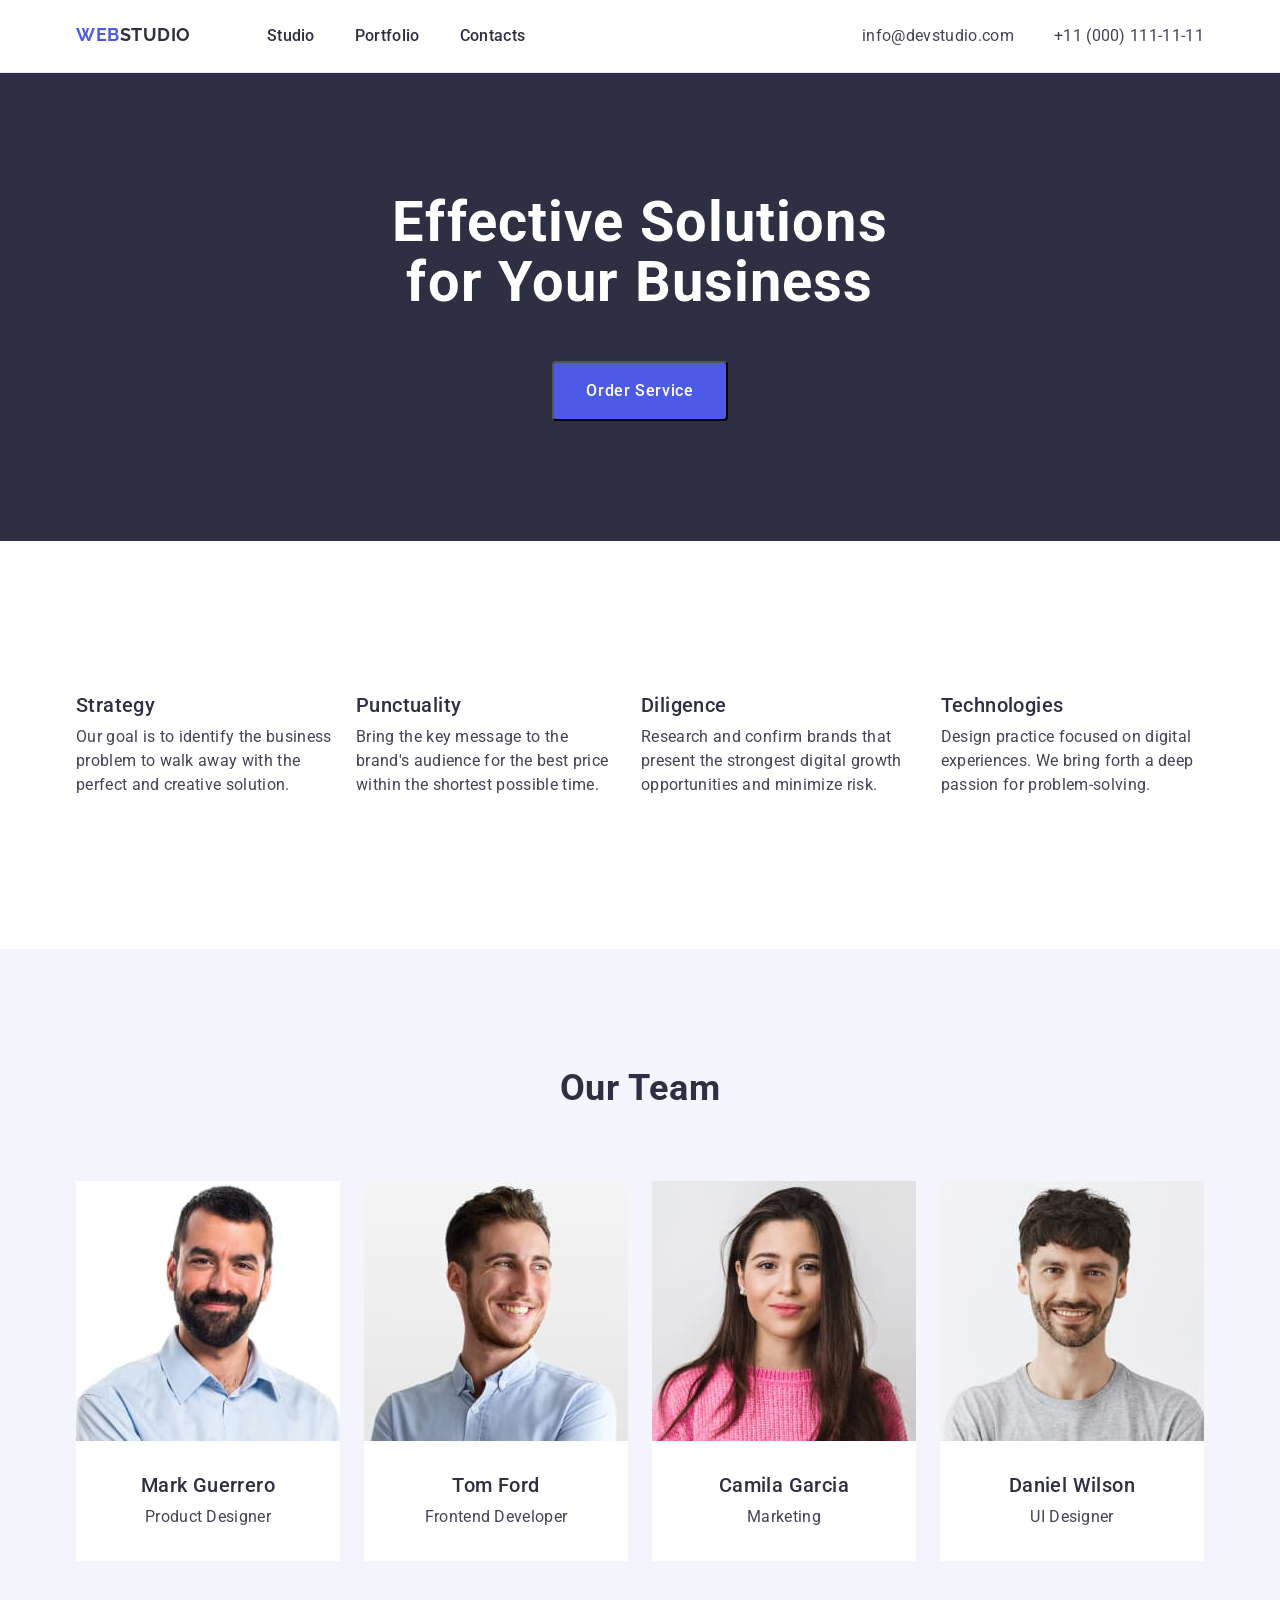
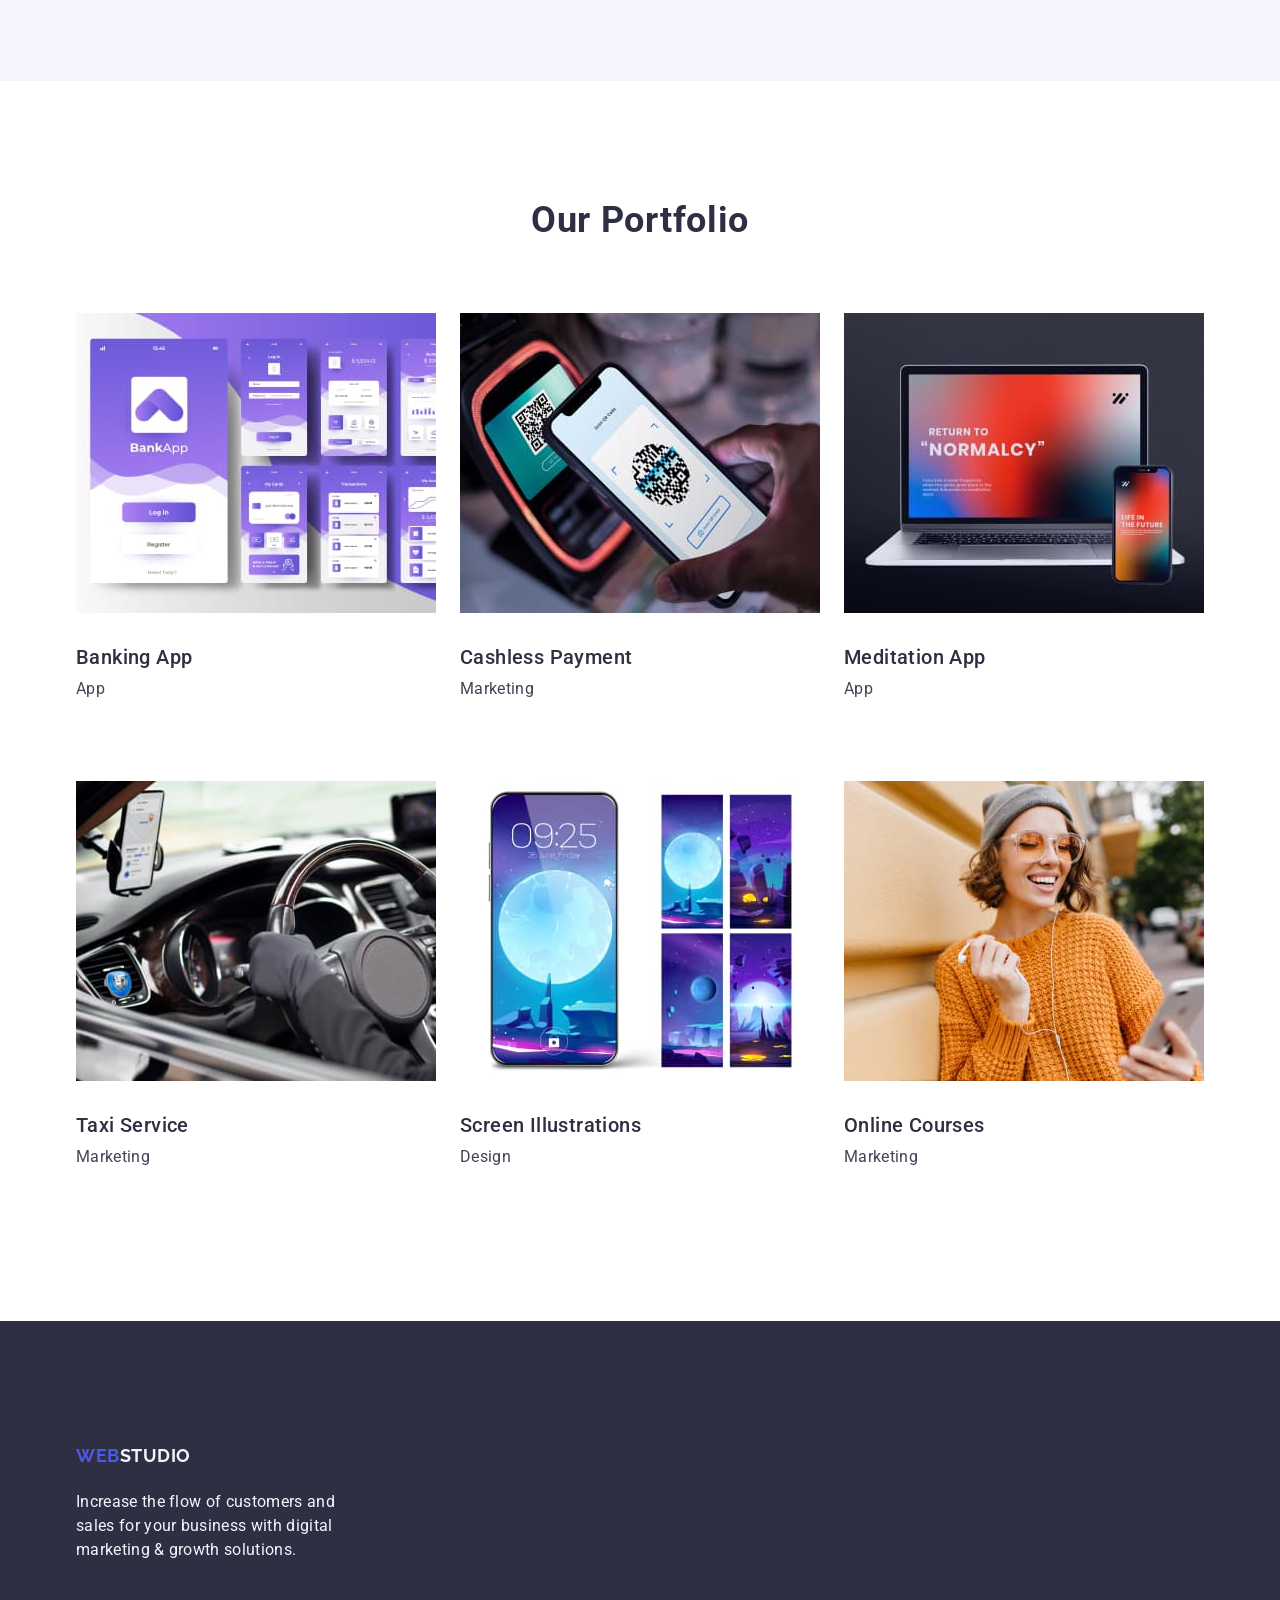
<file: index.html>
<!DOCTYPE html>
<html lang="en">
  <head>
    <meta charset="UTF-8" />
    <meta name="viewport" content="width=device-width, initial-scale=1.0" />
    <title>Web Studio</title>
    <link rel="preconnect" href="https://fonts.googleapis.com" />
    <link rel="preconnect" href="https://fonts.gstatic.com" crossorigin />
    <link
      href="https://fonts.googleapis.com/css2?family=Raleway:wght@700&family=Roboto:wght@400;500;700&display=swap"
      rel="stylesheet"
    />
    <link
      rel="stylesheet"
      href="https://cdnjs.cloudflare.com/ajax/libs/modern-normalize/2.0.0/modern-normalize.min.css"
      integrity="sha512-4xo8blKMVCiXpTaLzQSLSw3KFOVPWhm/TRtuPVc4WG6kUgjH6J03IBuG7JZPkcWMxJ5huwaBpOpnwYElP/m6wg=="
      crossorigin="anonymous"
      referrerpolicy="no-referrer"
    />
    <link rel="stylesheet" href="./css/styles.css" />
  </head>
  <body>
    <header class="page-header">
      <div class="container header-container">
        <!-- Navigation -->
        <nav class="page-nav">
          <a class="logo link" href="./index.html"
            >Web<span class="logo-header">Studio</span></a
          >
          <ul class="menu list">
            <li class="list-item">
              <a class="link" href="./index.html" target="_blank">Studio</a>
            </li>
            <li class="list-item">
              <a class="link" href="" target="_blank">Portfolio</a>
            </li>
            <li class="list-item">
              <a class="link" href="" target="_blank">Contacts</a>
            </li>
          </ul>
        </nav>
        <!-- Contacts -->
        <address class="contacts-info">
          <ul class="contacts list">
            <li class="list-item">
              <a class="link" href="mailto:info@devstudio.com"
                >info@devstudio.com</a
              >
            </li>
            <li class="list-item">
              <a class="link" href="tel:+110001111111">+11 (000) 111-11-11</a>
            </li>
          </ul>
        </address>
      </div>
    </header>
    <main>
      <!-- Hero -->
      <section class="section hero">
        <div class="container">
          <h1 class="hero-title">Effective Solutions for Your Business</h1>
          <button class="button" type="button">Order Service</button>
        </div>
      </section>
      <!-- Features -->
      <section class="section features">
        <div class="container">
          <h2 class="section-title visually-hidden">Features</h2>
          <ul class="features-list list">
            <li class="list-item">
              <h3 class="list-title">Strategy</h3>
              <p class="list-text">
                Our goal is to identify the business problem to walk away with
                the perfect and creative solution.
              </p>
            </li>
            <li class="list-item">
              <h3 class="list-title">Punctuality</h3>
              <p class="list-text">
                Bring the key message to the brand's audience for the best price
                within the shortest possible time.
              </p>
            </li>
            <li class="list-item">
              <h3 class="list-title">Diligence</h3>
              <p class="list-text">
                Research and confirm brands that present the strongest digital
                growth opportunities and minimize risk.
              </p>
            </li>
            <li class="list-item">
              <h3 class="list-title">Technologies</h3>
              <p class="list-text">
                Design practice focused on digital experiences. We bring forth a
                deep passion for problem-solving.
              </p>
            </li>
          </ul>
        </div>
      </section>
      <!-- Our team -->
      <section class="section team">
        <div class="container">
          <h2 class="section-title">Our Team</h2>
          <ul class="team-list list">
            <li class="list-item">
              <img
                src="./images/mark-guerrero.jpg"
                alt="Product Designer"
                width="264"
                height="260"
              />
              <h3 class="list-title">Mark Guerrero</h3>
              <p class="list-text">Product Designer</p>
            </li>
            <li class="list-item">
              <img
                src="./images/tom-ford.jpg"
                alt="Frontend Developer"
                width="264"
                height="260"
              />
              <h3 class="list-title">Tom Ford</h3>
              <p class="list-text">Frontend Developer</p>
            </li>
            <li class="list-item">
              <img
                src="./images/camila-garcia.jpg"
                alt="Marketing"
                width="264"
                height="260"
              />
              <h3 class="list-title">Camila Garcia</h3>
              <p class="list-text">Marketing</p>
            </li>
            <li class="list-item">
              <img
                src="./images/daniel-wilson.jpg"
                alt="UI Designer"
                width="264"
                height="260"
              />
              <h3 class="list-title">Daniel Wilson</h3>
              <p class="list-text">UI Designer</p>
            </li>
          </ul>
        </div>
      </section>
      <!-- Our Portfolio -->
      <section class="section portfolio">
        <div class="container">
          <h2 class="section-title">Our Portfolio</h2>
          <ul class="portfolio-list list">
            <li class="list-item">
              <img
                src="./images/banking-app.jpg"
                alt="Screenshots of the application interface"
                width="360"
                height="300"
              />
              <h3 class="list-title">Banking App</h3>
              <p class="list-text">App</p>
            </li>
            <li class="list-item">
              <img
                src="./images/cashless-payment.jpg"
                alt="Man scans QR code"
                width="360"
                height="300"
              />
              <h3 class="list-title">Cashless Payment</h3>
              <p class="list-text">Marketing</p>
            </li>
            <li class="list-item">
              <img
                src="./images/meditation-app.jpg"
                alt="Laptop and phone with the image of the application advertising slogans"
                width="360"
                height="300"
              />
              <h3 class="list-title">Meditation App</h3>
              <p class="list-text">App</p>
            </li>
            <li class="list-item">
              <img
                src="./images/taxi-service.jpg"
                alt="Driver in the car"
                width="360"
                height="300"
              />
              <h3 class="list-title">Taxi Service</h3>
              <p class="list-text">Marketing</p>
            </li>
            <li class="list-item">
              <img
                src="./images/screen-illustrations.jpg"
                alt="Phone with different pictures"
                width="360"
                height="300"
              />
              <h3 class="list-title">Screen Illustrations</h3>
              <p class="list-text">Design</p>
            </li>
            <li class="list-item">
              <img
                src="./images/online-courses.jpg"
                alt="Smiling girl looking at the phone"
                width="360"
                height="300"
              />
              <h3 class="list-title">Online Courses</h3>
              <p class="list-text">Marketing</p>
            </li>
          </ul>
        </div>
      </section>
    </main>
    <footer class="page-footer">
      <div class="container">
        <a class="logo link" href="./index.html"
          >Web<span class="logo-footer">Studio</span></a
        >
        <p class="footer-text">
          Increase the flow of customers and sales for your business with
          digital marketing & growth solutions.
        </p>
      </div>
    </footer>
  </body>
</html>
</file>
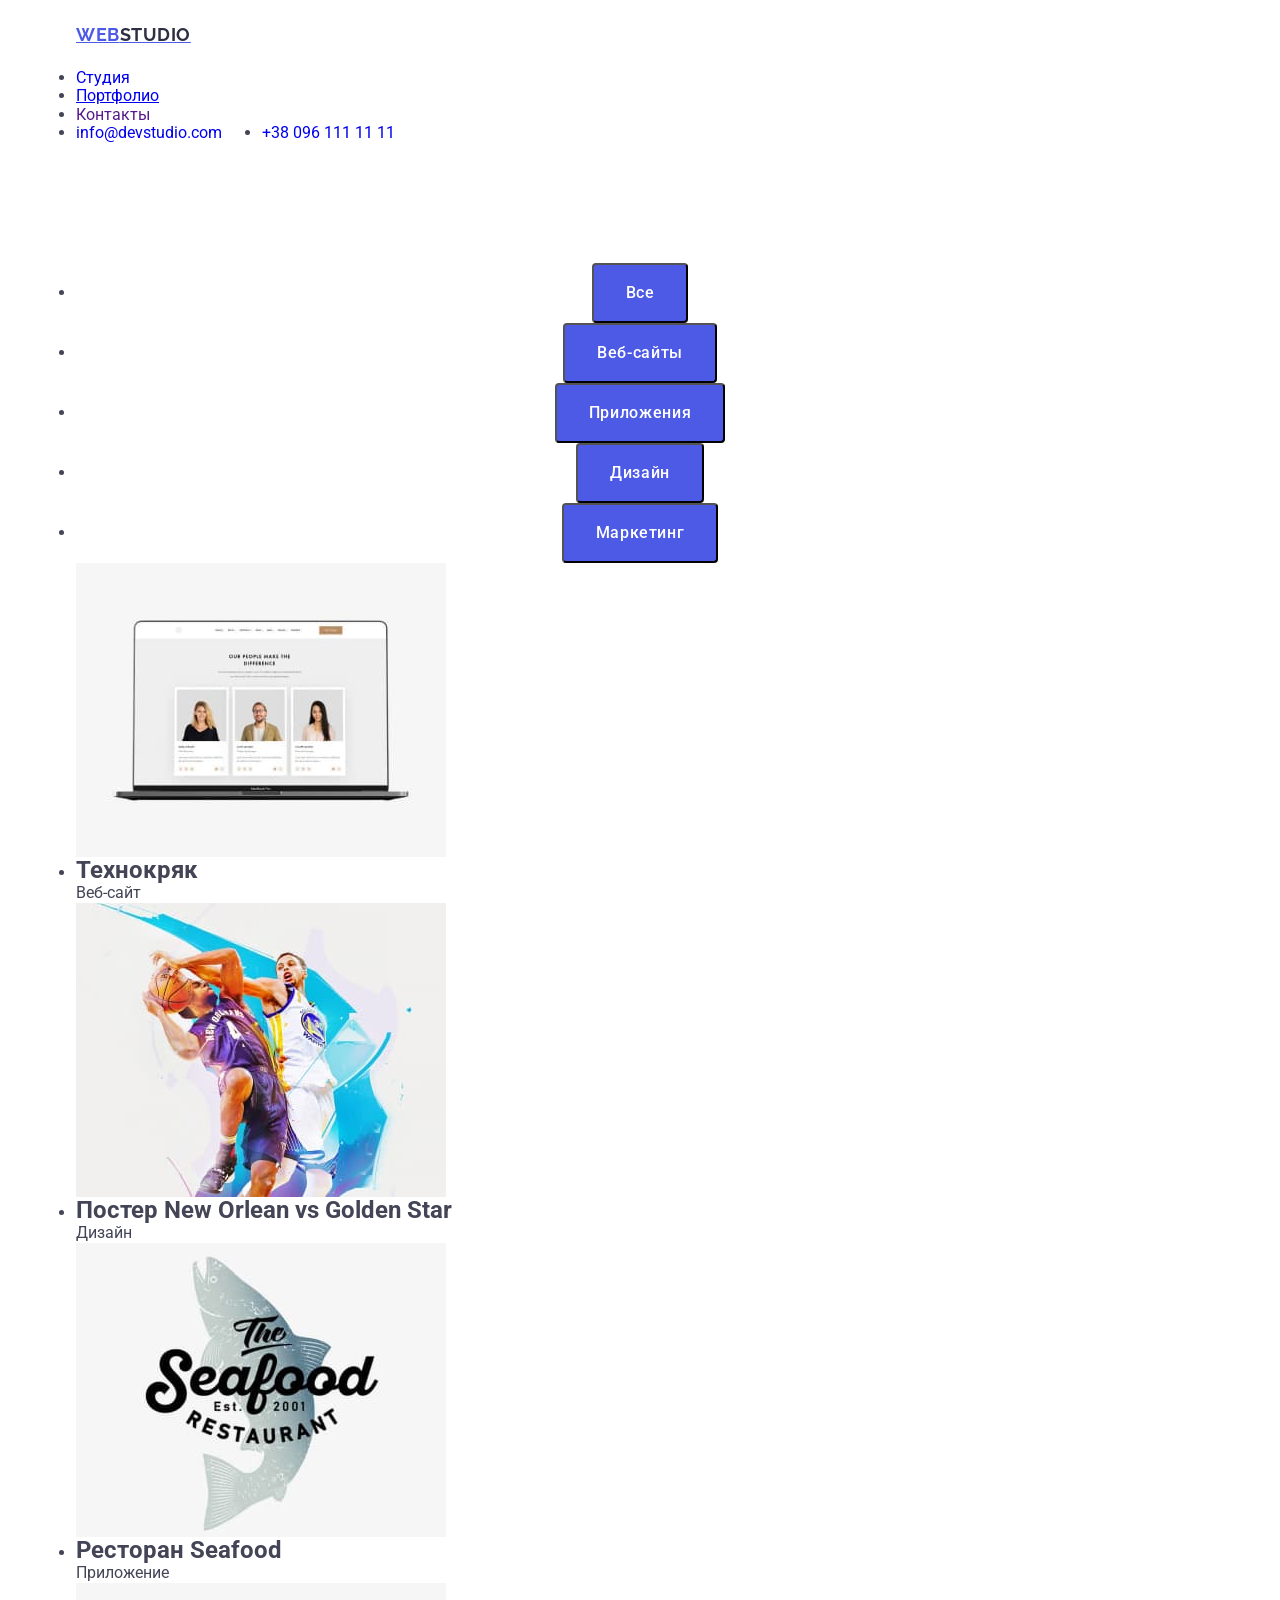
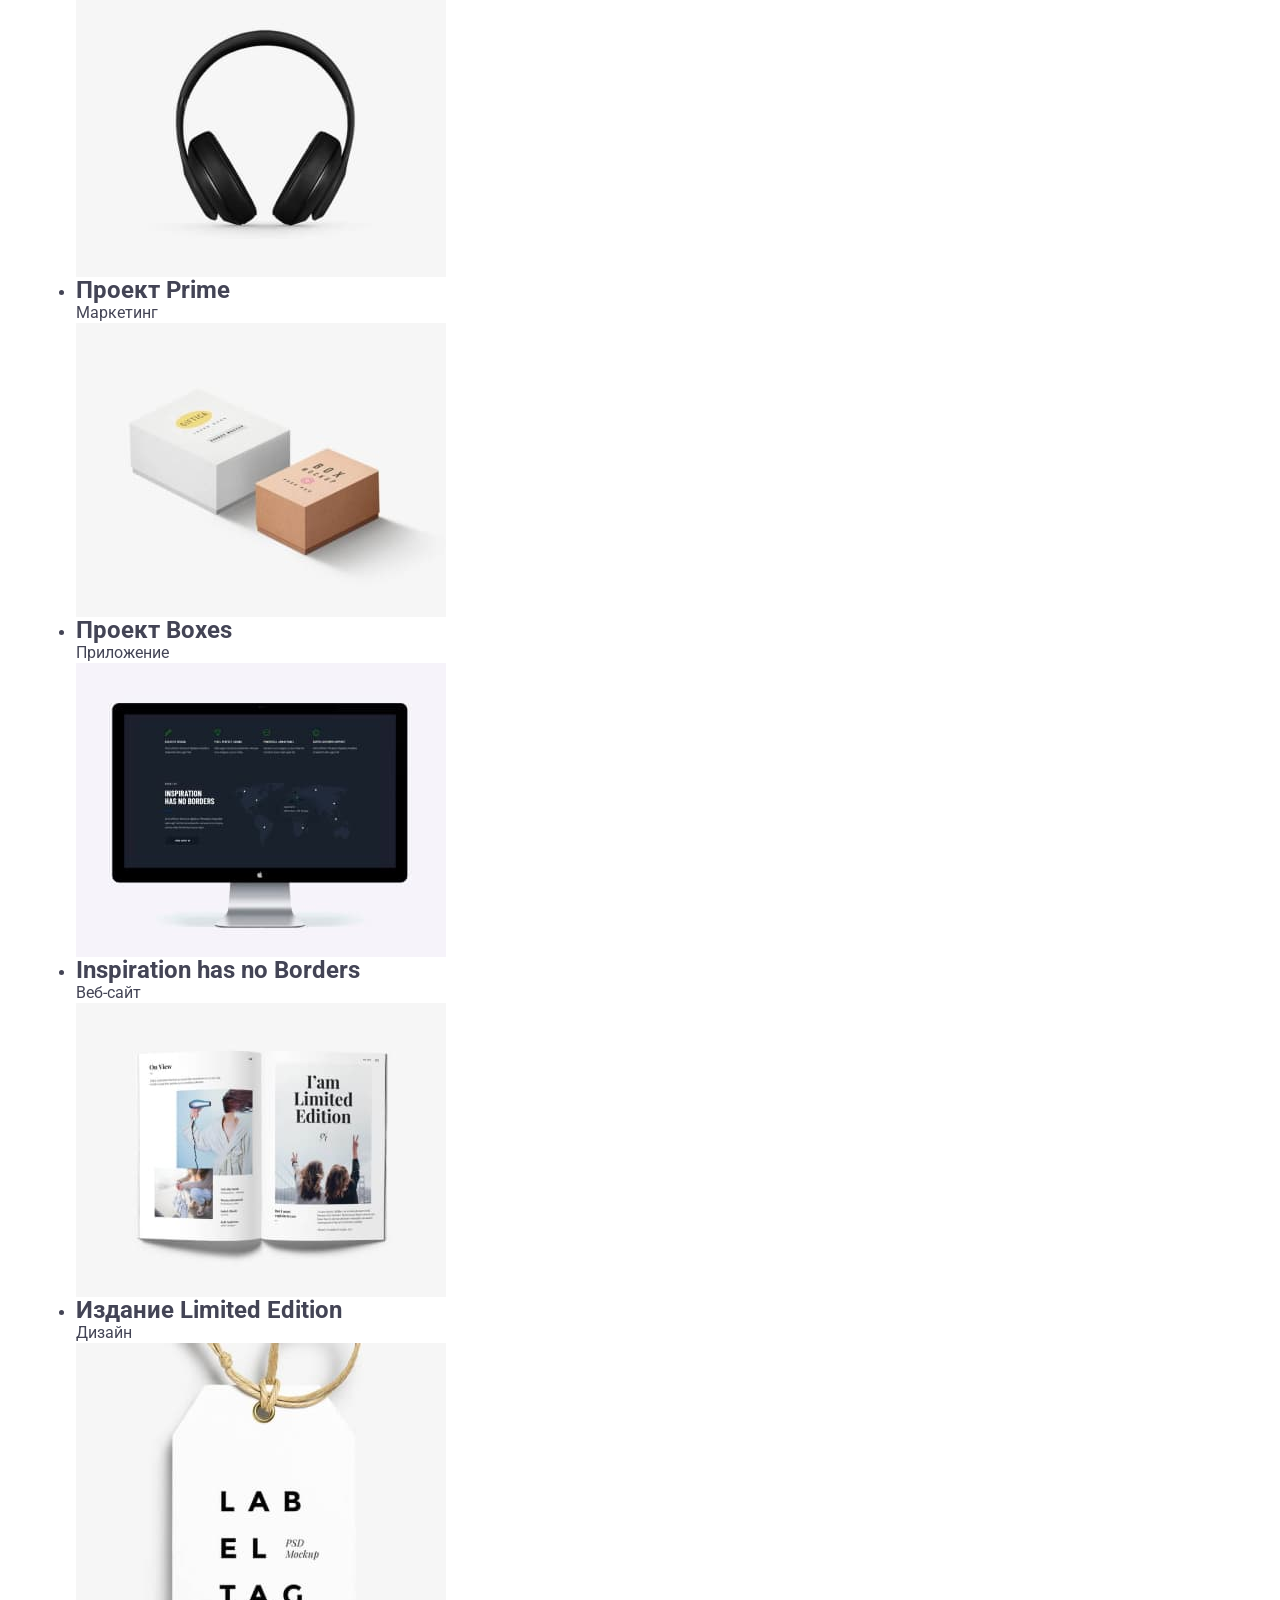
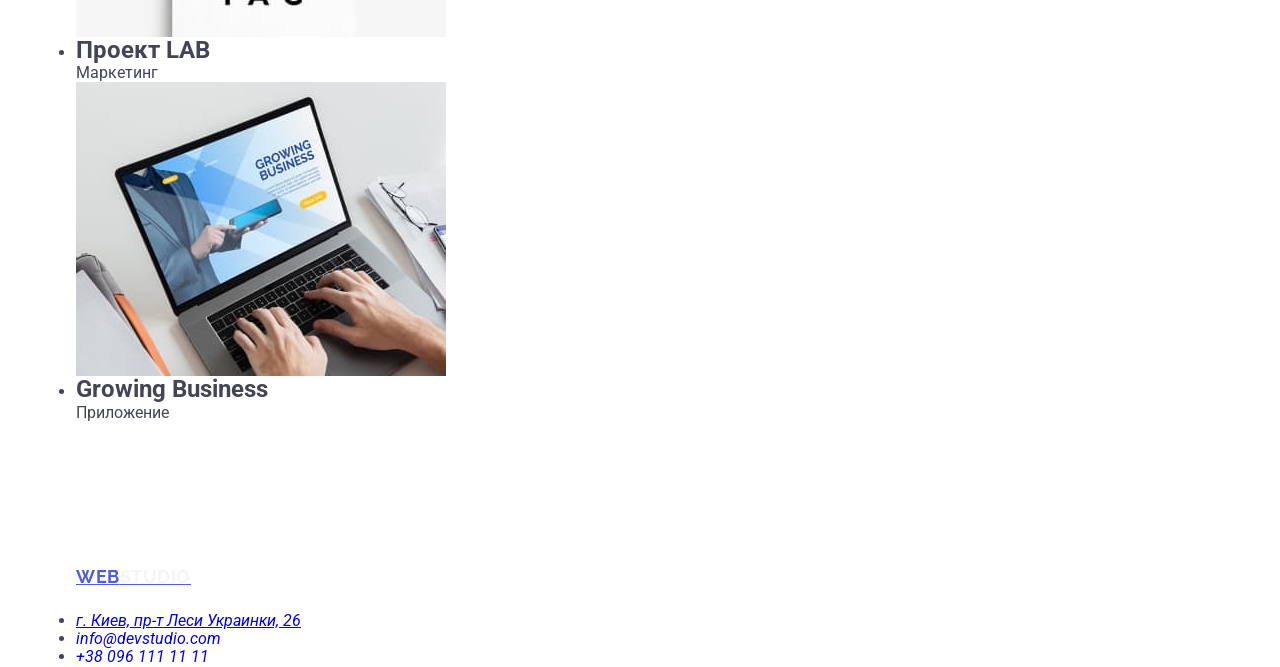
<file: portfolio.html>
<!DOCTYPE html>
<html lang="en">
<head>
    <meta charset="UTF-8">
    <meta http-equiv="X-UA-Compatible" content="IE=edge">
    <meta name="viewport" content="width=device-width, initial-scale=1.0">
    <title>Document</title>
    <link rel="preconnect" href="https://fonts.googleapis.com">
    <link rel="preconnect" href="https://fonts.gstatic.com" crossorigin>
    <link href="https://fonts.googleapis.com/css2?family=Raleway:wght@700&family=Roboto:wght@400;500;700&display=swap"
        rel="stylesheet">
        <link rel="stylesheet" href="https://cdnjs.cloudflare.com/ajax/libs/modern-normalize/1.1.0/modern-normalize.min.css">
    <link rel="stylesheet" href="./css/styles.css">
</head>
<body>
    <header class="header">
        <div class="container main-nav">
            <a href="" class="logo">Web<span class="logo-header">Studio</span></a>
            <nav>
                <ul class="site-nav">
                    <li class="item">
                        <a href="./index.html" class="link">Студия</a>
                    </li>
                    <li class="item">
                        <a href="./portfolio.html" class="current">Портфолио</a>
                    </li>
                    <li class="item">
                        <a href="" class="link">Контакты</a>
                    </li>
                </ul>
            </nav>
            <ul class="contacts">
                <li class="item">
                    <a href="mailto:info@devstudio.com" class="link">info@devstudio.com</a>
                </li>
                <li class="item">
                    <a href="tel:+380961111111" class="link">+38 096 111 11 11</a>
                </li>
            </ul>
        </div>
    </header>

    <main>
        <section class="section">
            <div class="container portfolio ">
                <h1 class="visually-hidden">Портфолио студии</h1>
                    <ul class="button-flex">
                        <li class="item"><button type="button" class="button secondary">Все</button></li>
                        <li class="item"><button type="button" class="button secondary">Веб-сайты</button></li>
                        <li class="item"><button type="button" class="button secondary">Приложения</button></li>
                        <li class="item"><button type="button" class="button secondary">Дизайн</button></li>
                        <li class="item"><button type="button" class="button secondary">Маркетинг</button></li>
                    </ul>
                    <ul class="projects">
                        <li class="item">
                            <img class="image" src="./images/teknokriak.jpg" alt="ноутбук, на котором открыт веб-сайт" width="370" height="294">
                            <div class="text-block">
                                <h2 class="name">Технокряк</h2>
                                <p class="text">Веб-сайт</p>
                            </div>
                        </li>
                        <li class="item">
                            <img class="image" src="./images/poster.jpg" alt="два баскетболиста, один пытается отобрать мяч у другого" width="370"
                                height="294">
                                <div class="text-block">
                                <h2 class="name">Постер New Orlean vs Golden Star</h2>
                                <p class="text">Дизайн</p>
                            </div>
                        </li>
                        <li class="item">
                            <img class="image" src="./images/restaurant_seafood.jpg" alt="логотип ресторана" width="370" height="294">
                            <div class="text-block">
                                <h2 class="name">Ресторан Seafood</h2>
                                <p class="text">Приложение</p>
                            </div>
                        </li>
                        <li class="item">
                            <img class="image" src="./images/project_prime.jpg" alt="наушники" width="370" height="294">
                           <div class="text-block">
                                <h2 class="name">Проект Prime</h2>
                                <p class="text">Маркетинг</p>
                            </div>
                        </li>
                        <li class="item">
                            <img class="image" src="./images/project_boxes.jpg" alt="белая и коричневая коробки" width="370" height="294">
                        <div class="text-block">
                                <h2 class="name">Проект Boxes</h2>
                                <p class="text">Приложение</p>
                            </div>
                        </li>
                        <li class="item">
                            <img class="image" src="./images/inspiration_has_no_borders.jpg" alt="монитор, на котором изображен веб-сайт" width="370"
                                height="294">
                        <div class="text-block">
                                <h2 class="name">Inspiration has no Borders</h2>
                                <p class="text">Веб-сайт</p>
                            </div>
                        </li>
                        <li class="item">
                            <img class="image" src="./images/limited_edition.jpg" alt="открытая книга" width="370" height="294">
                            <div class="text-block">
                                <h2 class="name">Издание Limited Edition</h2>
                                <p class="text">Дизайн</p>
                            </div>
                        </li>
                        <li class="item">
                            <img class="image" src="./images/project_lab.jpg" alt="белая бирка" width="370" height="294">
                            <div class="text-block">
                                <h2 class="name">Проект LAB</h2>
                                <p class="text">Маркетинг</p>
                            </div>
                        </li>
                        <li class="item">
                            <img class="image" src="./images/growing_business.jpg" alt="человек открывает приложение на ноутбуке" width="370"
                                height="294">
                            <div class="text-block">
                                <h2 class="name">Growing Business</h2>
                                <p class="text">Приложение</p>
                            </div>
                        </li>
                    </ul>
                
            </div>
        </section>
            
    </main>

    <footer class="footer">
        <div class="container">
            <a href="" class="logo">Web<span class="logo-footer">Studio</span></a>
            <address class="address">
                <ul class="address-list">
                    <li class="item">
                        <a href="https://goo.gl/maps/pVuJDx3CBujExNXr5" class="location">г. Киев, пр-т Леси Украинки, 26</a>
                    </li>
                    <li class="item">
                        <a href="mailto:info@devstudio.com" class="link">info@devstudio.com</a>
                    </li>
                    <li class="item">
                        <a href="tel:+380961111111" class="link">+38 096 111 11 11</a>
                    </li>
                </ul>
            </address>
        </div>
    </footer>
</body>
</html>
</file>
<file: css/styles.css>
h1,
h2,
h3,
h4,
h5,
h6,
p {
    margin-top: 0;
    margin-bottom: 0;
}

ul {
    margin-top: 0;
    margin-bottom: 0;
    padding-left: 0;
}

body{
font-family: 'Roboto', sans-serif;
font-size: 16px;
color: #434455;
background-color: #fff;
}

img{
    display: block;
}
.page-header{
    border-bottom: 1px solid #E7E9FC;
}
.page-header .container{
    display: flex;
}

.container{
    width: 1158px;
    padding-left: 15px;
    padding-right: 15px;
    margin-left: auto; 
    margin-right: auto;
}

.header-container{
width: 1158px;
display: flex;
justify-content: space-between;
}

.page-nav{
    display: flex;
}

.page-nav .logo {
    margin-right: 76px;
    
}

.link{
text-decoration: none;
}

.link:hover,
.link:focus,
.link:active {
color: #404BBF;
}

.list{
list-style-type: none;
}

.logo{
display: block;
padding-top: 24px;
padding-bottom: 24px;
color:#4D5AE5;
font-family: Raleway, sans-serif;
font-size: 18px;
font-weight: 700;
line-height: 1.17; 
letter-spacing: 0.03em;
text-transform: uppercase; 
}

.logo-header{
color: #2E2F42;
}

.logo-footer{
    color: #F4F4FD;
}

.menu {
    display: flex;
    column-gap: 40px;
color:  #2E2F42;
font-weight: 500;
line-height: 1.5;
letter-spacing: 0.02em;
}

.menu .list-item .link{
    display: block;
    padding-top: 24px;
    padding-bottom: 24px;
    color: #2E2F42;
}

.menu .list-item .link:hover,
.menu .list-item .link:focus,
.menu .list-item .link:active {
    color: #404BBF;
}

.contacts-info{
font-style: normal;
}

.contacts{
    display: flex;
    column-gap: 40px;
}

.contacts .list-item .link{
display: block;
padding-top: 24px;
padding-bottom: 24px;
color: #434455;
line-height: 1.5;
letter-spacing: 0.02em;
}
.contacts .list-item .link:hover, .contacts .list-item .link:focus, .contacts .list-item .link:active{
color: #404BBF;
}

.section{
padding-top: 120px;
padding-bottom: 120px;
}

.hero{
background-color: #2E2F42;
}


.hero-title{
width: 496px;
margin-left: auto;
margin-right: auto;
margin-bottom:  48px;
color: #FFF;
text-align: center;
font-size: 56px;
line-height: 1.07;
letter-spacing: 0.02em;
}

.button {
display: block;
font-family: "Roboto", sans-serif;
padding: 16px 32px;
margin-left: auto;
margin-right: auto;
background: #4D5AE5;
color:#FFF;
font-weight: 500;
line-height: 1.5;
letter-spacing: 0.04em;
cursor: pointer;
border-radius: 4px;}

.button:hover,.button:focus {
background:#404BBF;
}

.features{
background-color: #FFF;
}

.features-list{
    display: flex;
    gap: 24px;
}
.features-list .list-title{
    margin-bottom: 8px;
}

.visually-hidden {
    position: absolute;
    width: 1px;
    height: 1px;
    margin: -1px;
    border: 0;
    padding: 0;
    white-space: nowrap;
    clip-path: inset(100%);
    clip: rect(0 0 0 0);
    overflow: hidden;
}

.list-title{
color: #2E2F42;
font-size: 20px;
font-weight: 500;
line-height: 1.2;
letter-spacing: 0.02em;
margin-top: 32px;
margin-bottom: 8px;
}

.list-text{
color:#434455;
line-height: 1.5;
letter-spacing: 0.02em;
padding-bottom: 32px;
}

.team {
background-color: #F4F4FD;
}


.team-list{
    display: flex;
justify-content: space-between;}



.team-list .list-item{
    background-color: #FFFFFF
}

.team-list .list-item .list-text{
text-align: center;
}

.team-list .list-title{
text-align: center;
}

.section-title{
color: #2e2f42;
text-align: center;
font-size: 36px;
line-height: 1.11;
letter-spacing: 0.02em;
text-transform: capitalize;
margin-bottom: 72px;
}

.portfolio-list{
    display: flex;
    flex-wrap: wrap;
    row-gap: 48px;
    column-gap: 24px;
}

.portfolio-list .list-item{
    width: calc((100%-48px)/3);
}
.page-footer{
background-color: #2E2F42;    
}

.page-footer .container {
    padding-top: 100px;
    padding-bottom: 100px;
}

.footer-text{
color: #F4F4FD;
line-height: 1.5;
letter-spacing: 0.02em;
width: 264px;
}
</file>
